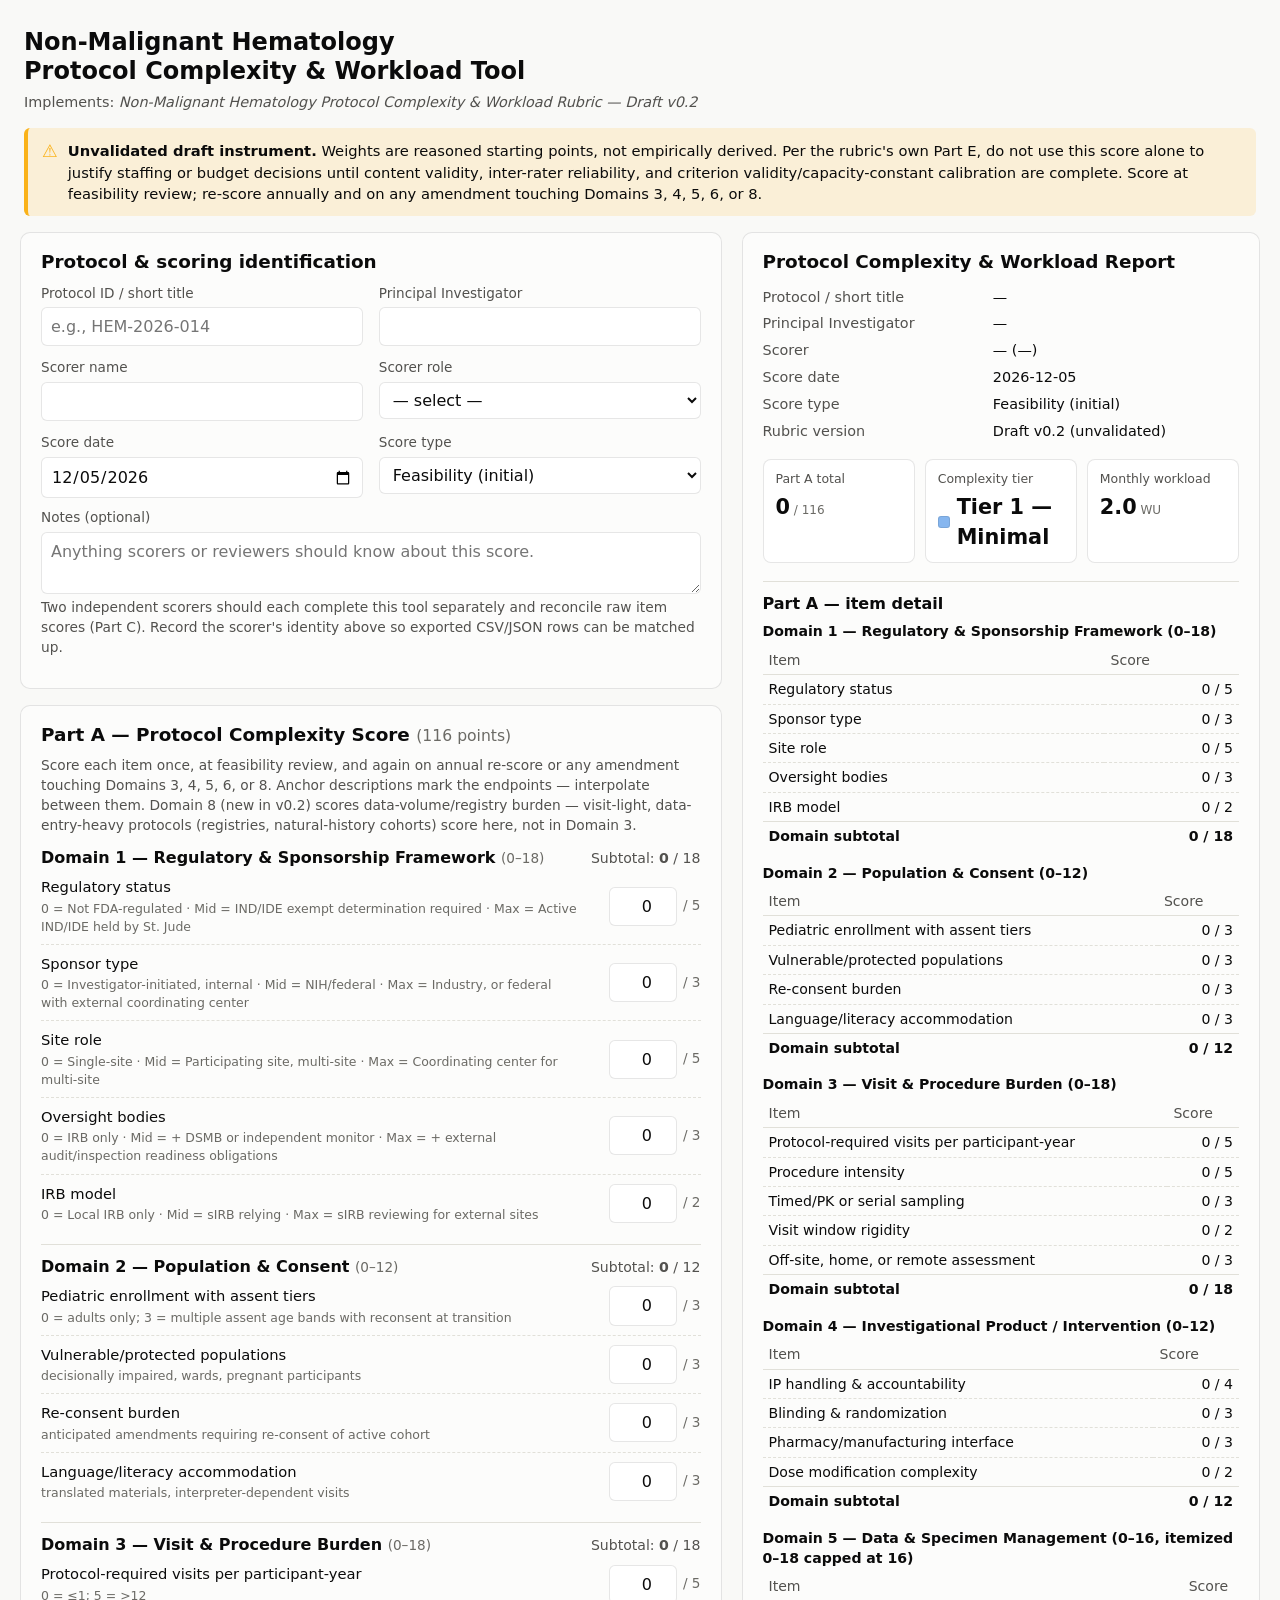
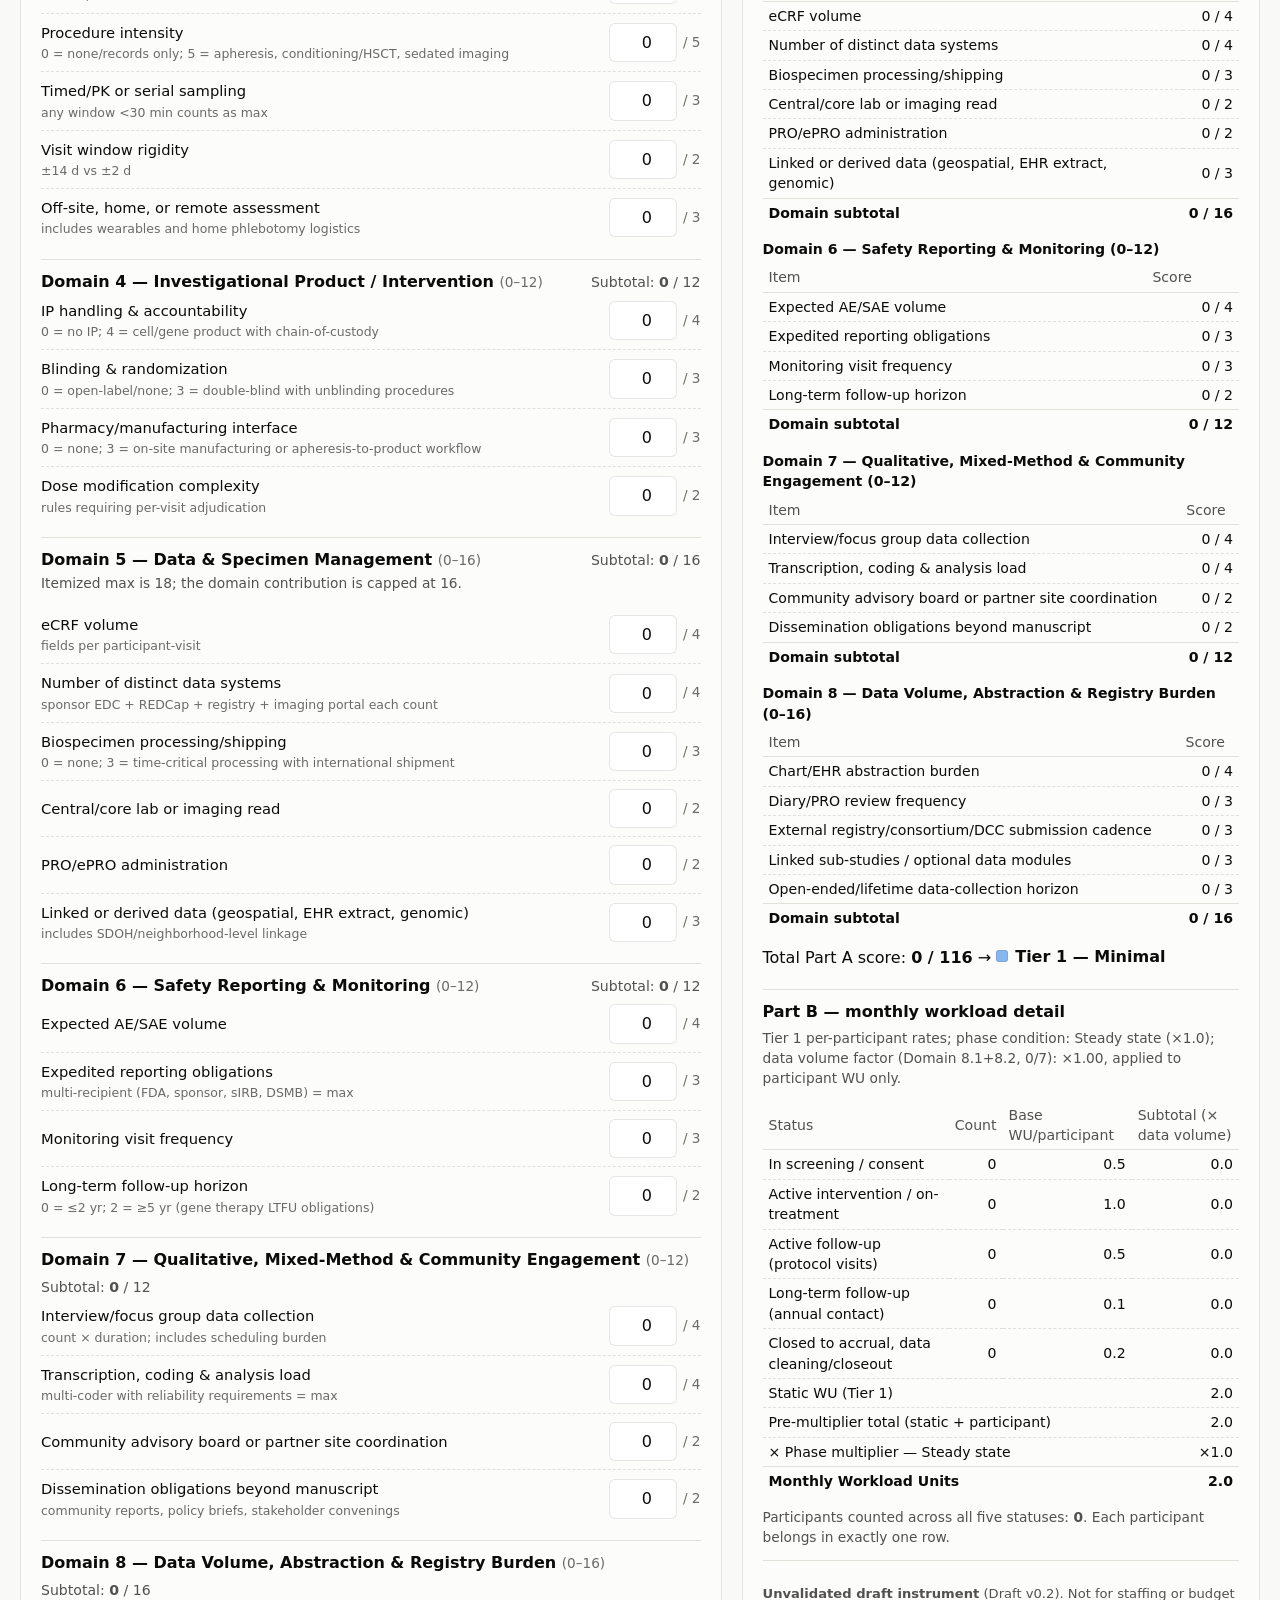
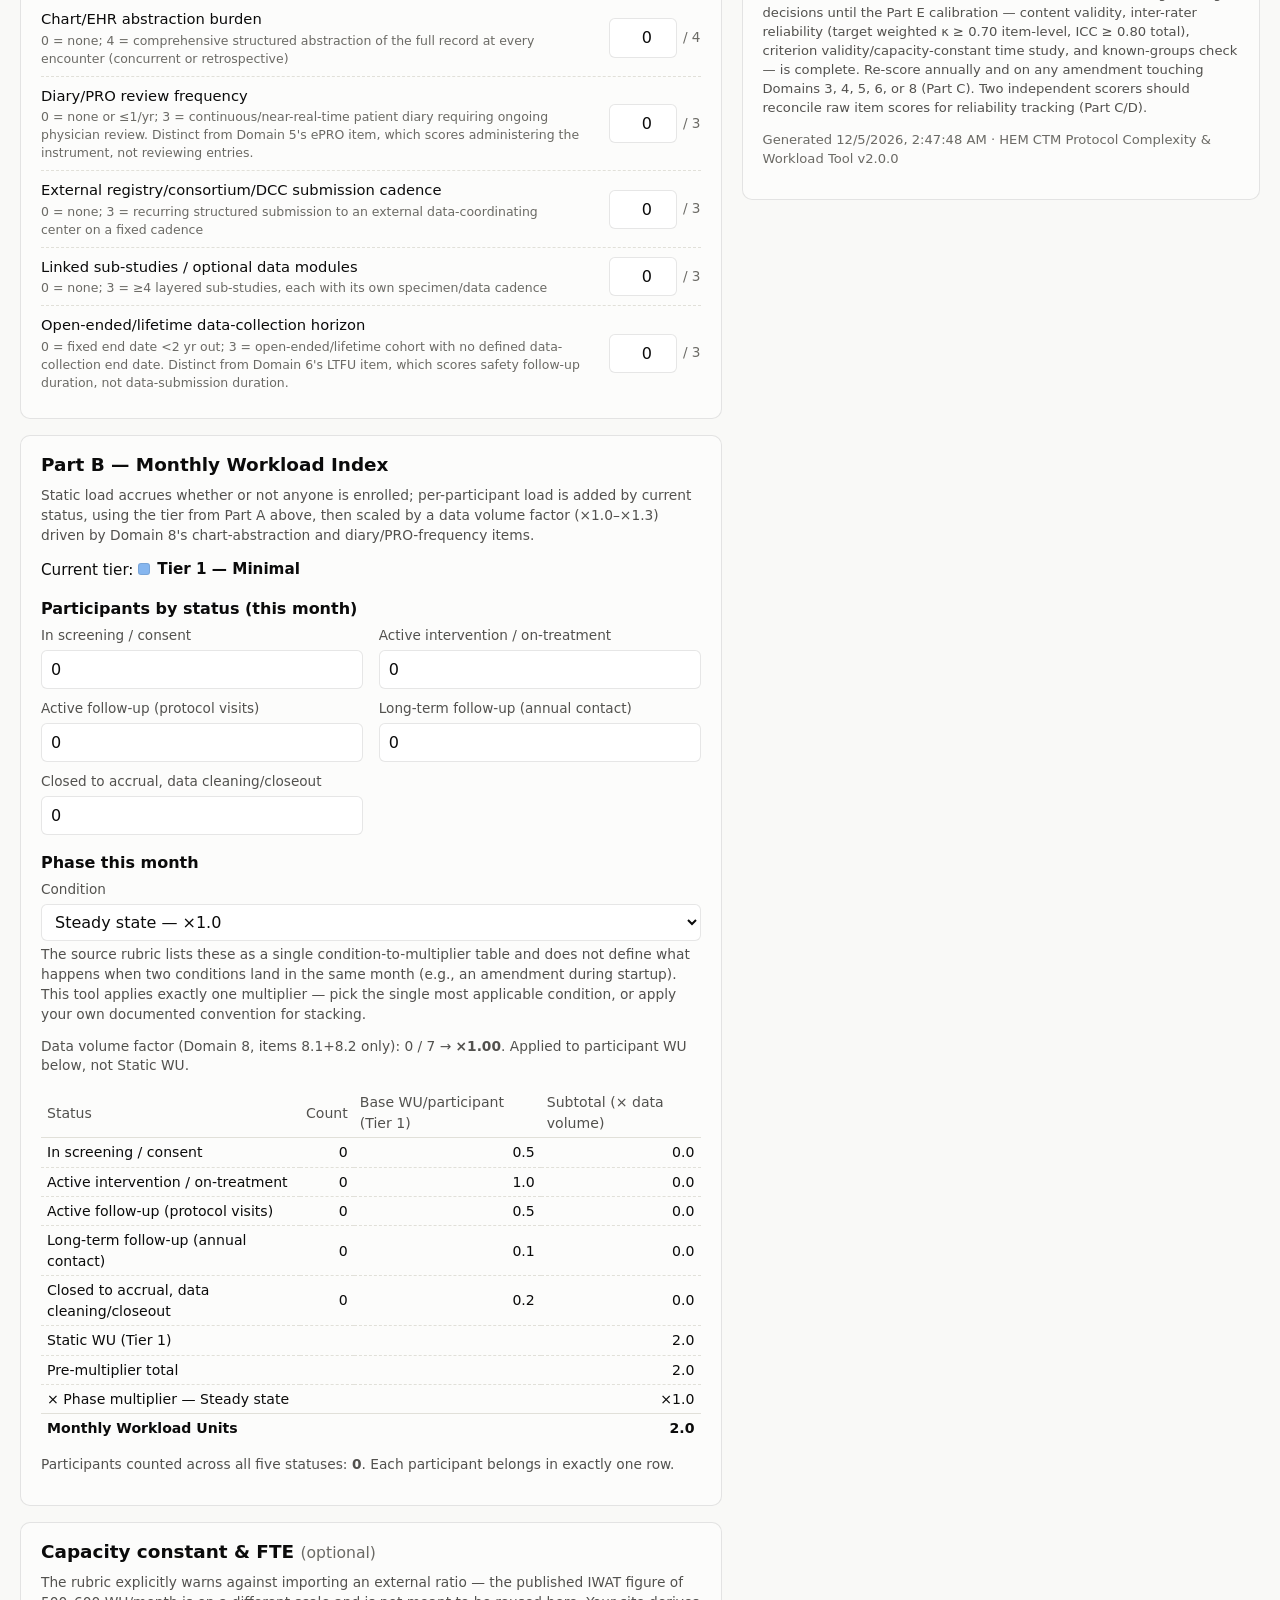
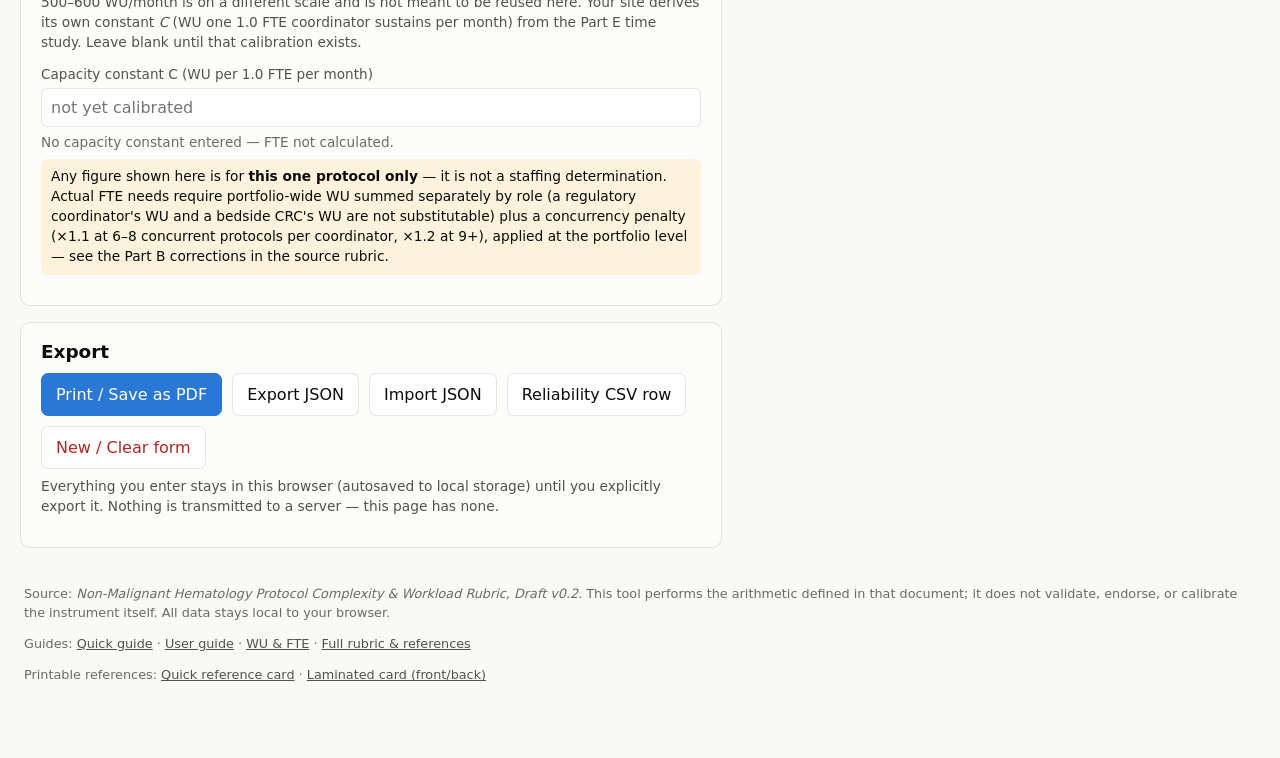
<file: index.html>
<!DOCTYPE html>
<html lang="en">
<head>
<meta charset="UTF-8">
<meta name="viewport" content="width=device-width, initial-scale=1.0">
<title>HEM Protocol Complexity &amp; Workload Tool</title>
<meta name="description" content="Interactive scorer for the Non-Malignant Hematology Protocol Complexity &amp; Workload Rubric (Draft v0.2).">
<link rel="stylesheet" href="styles.css">
</head>
<body>
<div class="page">

  <header class="app-header">
    <h1>Non-Malignant Hematology<br>Protocol Complexity &amp; Workload Tool</h1>
    <p class="rubric-version">Implements: <em>Non-Malignant Hematology Protocol Complexity &amp; Workload Rubric — Draft v0.2</em></p>
  </header>

  <div class="disclaimer" role="note">
    <span class="disclaimer-icon" aria-hidden="true">⚠</span>
    <div>
      <strong>Unvalidated draft instrument.</strong>
      Weights are reasoned starting points, not empirically derived. Per the rubric's own Part E,
      do not use this score alone to justify staffing or budget decisions until content validity,
      inter-rater reliability, and criterion validity/capacity-constant calibration are complete.
      Score at feasibility review; re-score annually and on any amendment touching Domains 3, 4, 5, 6, or 8.
    </div>
  </div>

  <div id="restoreBanner" class="banner banner-info no-print" hidden>
    <span id="restoreMessage">Restored an unsaved entry from this browser.</span>
    <button type="button" id="restoreKeep" class="link-btn">Keep it</button>
    ·
    <button type="button" id="restoreClear" class="link-btn">Discard &amp; start new</button>
  </div>

  <div class="layout">
    <main class="form-col no-print">

      <section class="card" id="metaSection">
        <h2>Protocol &amp; scoring identification</h2>
        <div class="field-grid">
          <div class="field">
            <label for="metaProtocolId">Protocol ID / short title</label>
            <input type="text" id="metaProtocolId" autocomplete="off" placeholder="e.g., HEM-2026-014">
          </div>
          <div class="field">
            <label for="metaPiName">Principal Investigator</label>
            <input type="text" id="metaPiName" autocomplete="off">
          </div>
          <div class="field">
            <label for="metaScorerName">Scorer name</label>
            <input type="text" id="metaScorerName" autocomplete="off">
          </div>
          <div class="field">
            <label for="metaScorerRole">Scorer role</label>
            <select id="metaScorerRole">
              <option value="">— select —</option>
              <option value="CRC">Clinical Research Coordinator</option>
              <option value="Regulatory Coordinator">Regulatory Coordinator</option>
              <option value="Data Manager">Data Manager</option>
              <option value="Nurse">Nurse</option>
              <option value="PI">PI</option>
              <option value="Finance">Finance</option>
              <option value="Other">Other</option>
            </select>
          </div>
          <div class="field">
            <label for="metaScoreDate">Score date</label>
            <input type="date" id="metaScoreDate">
          </div>
          <div class="field">
            <label for="metaScoreType">Score type</label>
            <select id="metaScoreType">
              <option value="Feasibility">Feasibility (initial)</option>
              <option value="Annual">Annual re-score</option>
              <option value="Amendment">Amendment re-score</option>
            </select>
          </div>
        </div>
        <div class="field field-full">
          <label for="metaNotes">Notes (optional)</label>
          <textarea id="metaNotes" rows="2" placeholder="Anything scorers or reviewers should know about this score."></textarea>
        </div>
        <p class="section-help">Two independent scorers should each complete this tool separately and reconcile raw item scores (Part C). Record the scorer's identity above so exported CSV/JSON rows can be matched up.</p>
      </section>

      <section class="card">
        <h2>Part A — Protocol Complexity Score <span class="muted" id="partAMaxLabel">(116 points)</span></h2>
        <p class="section-help">Score each item once, at feasibility review, and again on annual re-score or any amendment touching Domains 3, 4, 5, 6, or 8. Anchor descriptions mark the endpoints — interpolate between them. Domain 8 (new in v0.2) scores data-volume/registry burden — visit-light, data-entry-heavy protocols (registries, natural-history cohorts) score here, not in Domain 3.</p>
        <div id="domainsRoot"><!-- generated by app.js --></div>
      </section>

      <section class="card" id="partBSection">
        <h2>Part B — Monthly Workload Index</h2>
        <p class="section-help">Static load accrues whether or not anyone is enrolled; per-participant load is added by current status, using the tier from Part A above, then scaled by a data volume factor (<span id="dataVolumeRangeLabel">×1.0–×1.3</span>) driven by Domain 8's chart-abstraction and diary/PRO-frequency items.</p>

        <div class="tier-readout">Current tier: <span id="pbTierBadge">—</span></div>

        <h3>Participants by status (this month)</h3>
        <div class="status-grid" id="participantsRoot"><!-- generated by app.js from STATUS_ROWS --></div>

        <h3>Phase this month</h3>
        <div class="field">
          <label for="phaseSelect">Condition</label>
          <select id="phaseSelect"><!-- generated by app.js from PHASE_MULTIPLIERS --></select>
        </div>
        <p class="section-help">The source rubric lists these as a single condition-to-multiplier table and does not define what happens when two conditions land in the same month (e.g., an amendment during startup). This tool applies exactly one multiplier — pick the single most applicable condition, or apply your own documented convention for stacking.</p>

        <div id="partBBreakdown"><!-- generated by app.js --></div>
      </section>

      <section class="card" id="fteSection">
        <h2>Capacity constant &amp; FTE <span class="muted">(optional)</span></h2>
        <p class="section-help">
          The rubric explicitly warns against importing an external ratio — the published IWAT figure of
          500–600 WU/month is on a different scale and is not meant to be reused here. Your site derives its
          own constant <em>C</em> (WU one 1.0 FTE coordinator sustains per month) from the Part E time study.
          Leave blank until that calibration exists.
        </p>
        <div class="field">
          <label for="capacityConstant">Capacity constant C (WU per 1.0 FTE per month)</label>
          <input type="number" id="capacityConstant" min="0" step="any" placeholder="not yet calibrated">
        </div>
        <div id="fteReadout" class="fte-readout"></div>
        <p class="section-help warn">
          Any figure shown here is for <strong>this one protocol only</strong> — it is not a staffing
          determination. Actual FTE needs require portfolio-wide WU summed separately by role (a regulatory
          coordinator's WU and a bedside CRC's WU are not substitutable) plus a concurrency penalty
          (×1.1 at 6–8 concurrent protocols per coordinator, ×1.2 at 9+), applied at the portfolio level —
          see the Part B corrections in the source rubric.
        </p>
      </section>

      <section class="card" id="actionsSection">
        <h2>Export</h2>
        <div class="actions-row">
          <button type="button" id="btnPrint" class="btn btn-primary">Print / Save as PDF</button>
          <button type="button" id="btnExportJson" class="btn">Export JSON</button>
          <button type="button" id="btnImportJson" class="btn">Import JSON</button>
          <input type="file" id="fileImportJson" accept="application/json" hidden>
          <button type="button" id="btnExportCsv" class="btn">Reliability CSV row</button>
          <button type="button" id="btnClear" class="btn btn-danger">New / Clear form</button>
        </div>
        <p id="importFeedback" class="error-text" hidden></p>
        <p class="section-help">Everything you enter stays in this browser (autosaved to local storage) until you explicitly export it. Nothing is transmitted to a server — this page has none.</p>
      </section>

    </main>

    <aside class="results-col">
      <div id="report" class="report card"><!-- generated by app.js: this is both the live results panel and the printed report --></div>
    </aside>
  </div>

  <footer class="app-footer no-print">
    <p>
      Source: <em>Non-Malignant Hematology Protocol Complexity &amp; Workload Rubric, Draft v0.2</em>.
      This tool performs the arithmetic defined in that document; it does not validate, endorse, or calibrate
      the instrument itself. All data stays local to your browser.
    </p>
    <p>
      Guides:
      <a href="https://github.com/jhodges38104/hem-protocol-scoring-tool/blob/main/docs/quick-guide.md">Quick guide</a> ·
      <a href="https://github.com/jhodges38104/hem-protocol-scoring-tool/blob/main/docs/user-guide.md">User guide</a> ·
      <a href="https://github.com/jhodges38104/hem-protocol-scoring-tool/blob/main/docs/wu-fte-guide.md">WU &amp; FTE</a> ·
      <a href="https://github.com/jhodges38104/hem-protocol-scoring-tool/blob/main/docs/rubric.md">Full rubric &amp; references</a>
    </p>
    <p>
      Printable references:
      <a href="docs/quick-reference-card.html">Quick reference card</a> ·
      <a href="docs/laminated-card.html">Laminated card (front/back)</a>
    </p>
  </footer>

</div>
<script src="app.js"></script>
</body>
</html>
</file>
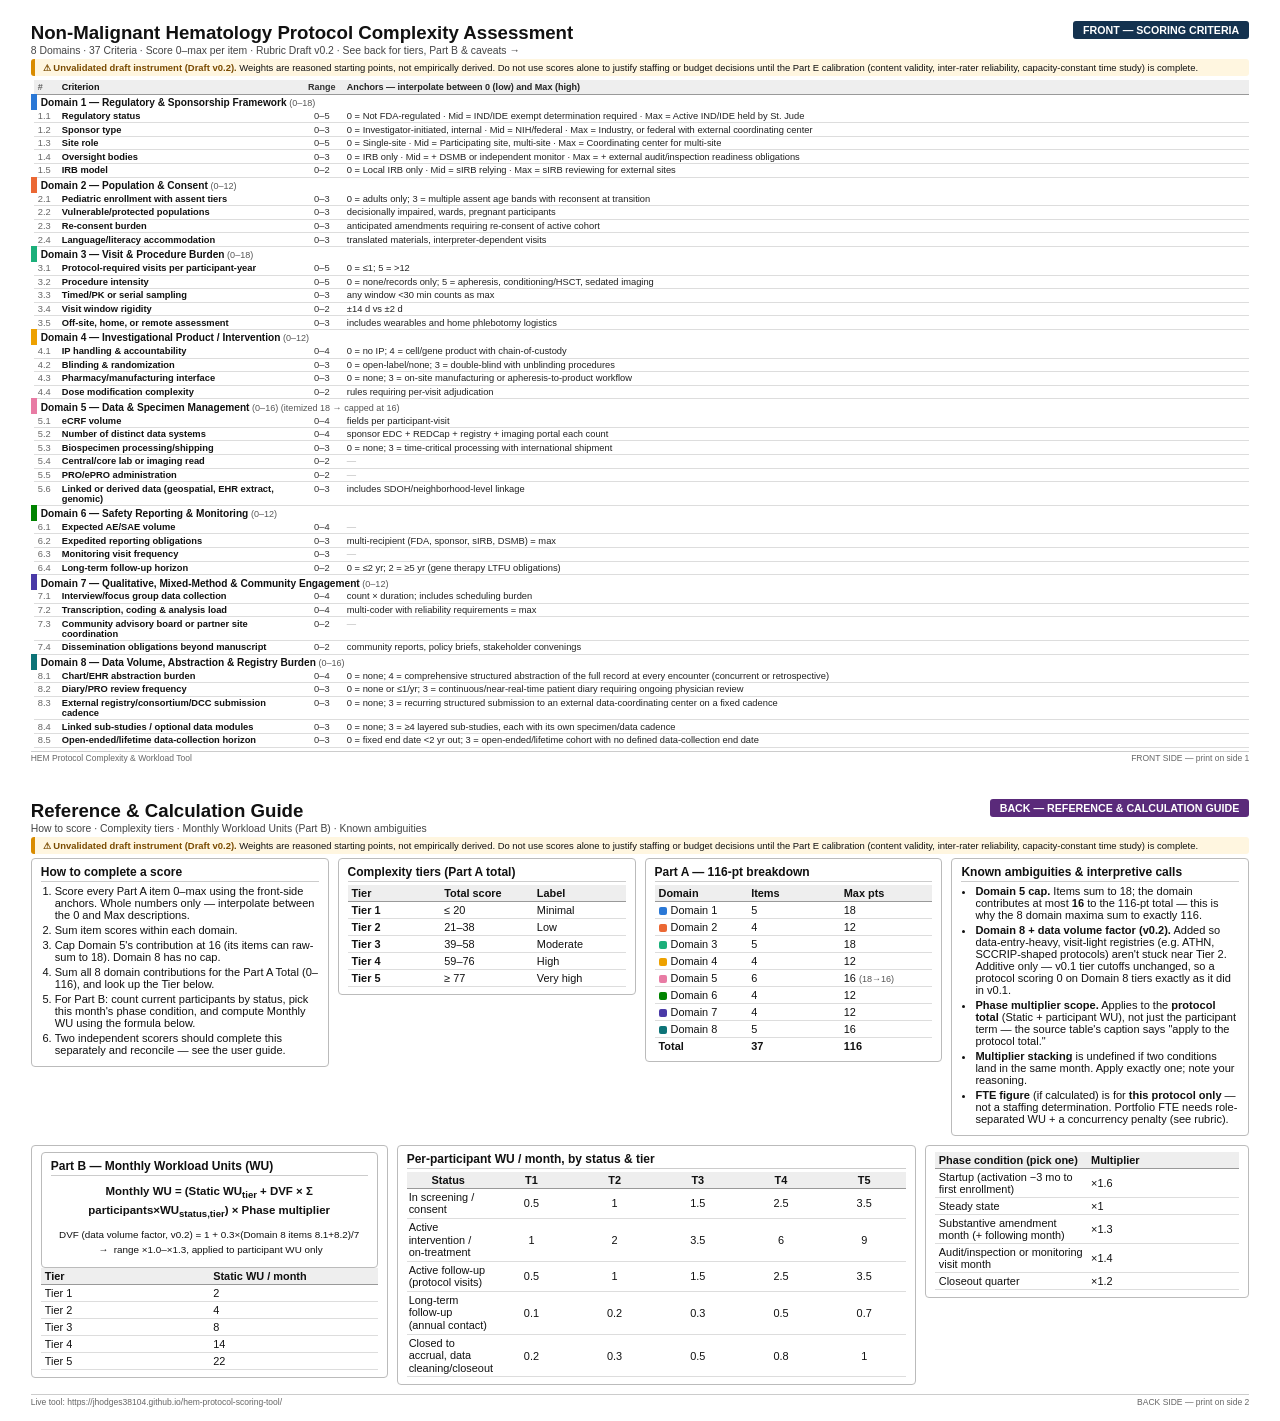
<file: docs/laminated-card.html>
<!DOCTYPE html>
<html lang="en">
<head>
<meta charset="UTF-8">
<title>HEM Protocol Complexity Assessment — Laminated Card</title>
<style>

* { box-sizing: border-box; }
body { margin: 0; font-family: Arial, Helvetica, sans-serif; color: #111; -webkit-print-color-adjust: exact; print-color-adjust: exact; }
.page { padding: 0.22in 0.32in 0.15in; }
h1 { font-size: 14.5pt; margin: 0 0 1px; }
.subtitle { font-size: 7.8pt; color: #444; margin: 0 0 3px; }
.disclaimer { background: #fff6e0; border-left: 4px solid #d98c00; border-radius: 3px; padding: 3px 8px; font-size: 7.1pt; margin-bottom: 4px; line-height: 1.2; }
.disclaimer strong { color: #7a4b00; }

table { border-collapse: collapse; width: 100%; table-layout: fixed; }
.domtable { font-size: 7pt; margin-bottom: 3px; }
.domtable th { text-align: left; background: #eee; border-bottom: 1px solid #999; padding: 1.6px 4px; font-size: 6.8pt; }
.domtable td { padding: 1.3px 4px; border-bottom: 0.5px solid #ddd; vertical-align: top; }
.domtable .itemno { width: 24px; color: #666; white-space: nowrap; }
.domtable .itemlabel { width: 20%; font-weight: 600; }
.domtable .range { width: 42px; color: #333; white-space: nowrap; text-align: center; font-variant-numeric: tabular-nums; }
.domtable .anchors { color: #222; }
.domtable .nonote { color: #bbb; }
tr.domainhead td { padding: 2.4px 4px 1.6px; border-bottom: none; border-top: 1.5px solid #ccc; }
tr.domainhead { border-left: 6px solid; }
tr.domainhead strong { font-size: 7.6pt; }
.domainbar { display: none; }
.domainrange, .capnote { font-weight: 400; color: #555; font-size: 6.8pt; }

.boxrow { display: grid; grid-template-columns: repeat(3, 1fr); gap: 9px; align-items: start; margin-bottom: 9px; }
.boxrow.row1 { grid-template-columns: repeat(4, 1fr); }
.boxrow.row2 { grid-template-columns: 1.1fr 1.6fr 1fr; }
.box { border: 1px solid #bbb; border-radius: 4px; padding: 6px 9px 7px; font-size: 8.3pt; min-width: 0; }
.boxtitle { font-weight: 700; font-size: 9pt; margin-bottom: 3px; border-bottom: 1px solid #ccc; padding-bottom: 2px; }
.box ul, .box ol { margin: 3px 0 0; padding-left: 14px; }
.box li { margin-bottom: 3px; }

.tiertable, .summarytable, .wutable { font-size: 8.2pt; }
.tiertable th, .summarytable th, .wutable th { background: #eee; text-align: left; padding: 2px 4px; border-bottom: 1px solid #999; }
.tiertable td, .summarytable td, .wutable td { padding: 2px 4px; border-bottom: 0.5px solid #ddd; font-variant-numeric: tabular-nums; }
.tiertable .tiernum { font-weight: 700; }
.summarytable .totalrow td { font-weight: 700; border-top: 1px solid #999; border-bottom: none; }
.swatch { display: inline-block; width: 8px; height: 8px; border-radius: 2px; margin-right: 4px; vertical-align: middle; }
.participanttable { table-layout: fixed; }
.participanttable th, .participanttable td { text-align: center; padding: 2px 2px; }
.participanttable .statuslabel { text-align: left; width: 42%; line-height: 1.15; }

.formula { font-size: 8.6pt; text-align: center; padding: 4px 2px 2px; font-weight: 600; line-height: 1.5; }

.pagefooter { display: flex; justify-content: space-between; font-size: 6.4pt; color: #666; margin-top: 2px; border-top: 1px solid #ccc; padding-top: 1.5px; }

@page { size: letter landscape; margin: 0.28in; }
.pagebreak { page-break-after: always; break-after: page; }
h1 { font-size: 14pt; margin-top: 1px; }
.cardbadge { float: right; background: #14324f; color: #fff; font-size: 8pt; font-weight: 700; padding: 3px 10px; border-radius: 3px; }
</style>
</head>
<body>
<div class="page pagebreak">
  <span class="cardbadge">FRONT — SCORING CRITERIA</span>
  <h1>Non-Malignant Hematology Protocol Complexity Assessment</h1>
  <p class="subtitle">8 Domains · 37 Criteria · Score 0–max per item · Rubric Draft v0.2 · See back for tiers, Part B &amp; caveats →</p>
  <div class="disclaimer"><strong>⚠ Unvalidated draft instrument (Draft v0.2).</strong> Weights are reasoned starting points, not empirically derived. Do not use scores alone to justify staffing or budget decisions until the Part E calibration (content validity, inter-rater reliability, capacity-constant time study) is complete.</div>
  <table class="domtable"><thead><tr><th class="itemno">#</th><th class="itemlabel">Criterion</th><th class="range">Range</th><th class="anchors">Anchors — interpolate between 0 (low) and Max (high)</th></tr></thead><tbody>
<tr class="domainhead" style="border-left-color:#2a78d6"><td colspan="4"><span class="domainbar" style="background:#2a78d6"></span><strong>Domain 1 — Regulatory &amp; Sponsorship Framework</strong> <span class="domainrange">(0–18)</span></td></tr><tr><td class="itemno">1.1</td><td class="itemlabel">Regulatory status</td><td class="range">0–5</td><td class="anchors">0 = Not FDA-regulated · Mid = IND/IDE exempt determination required · Max = Active IND/IDE held by St. Jude</td></tr>
<tr><td class="itemno">1.2</td><td class="itemlabel">Sponsor type</td><td class="range">0–3</td><td class="anchors">0 = Investigator-initiated, internal · Mid = NIH/federal · Max = Industry, or federal with external coordinating center</td></tr>
<tr><td class="itemno">1.3</td><td class="itemlabel">Site role</td><td class="range">0–5</td><td class="anchors">0 = Single-site · Mid = Participating site, multi-site · Max = Coordinating center for multi-site</td></tr>
<tr><td class="itemno">1.4</td><td class="itemlabel">Oversight bodies</td><td class="range">0–3</td><td class="anchors">0 = IRB only · Mid = + DSMB or independent monitor · Max = + external audit/inspection readiness obligations</td></tr>
<tr><td class="itemno">1.5</td><td class="itemlabel">IRB model</td><td class="range">0–2</td><td class="anchors">0 = Local IRB only · Mid = sIRB relying · Max = sIRB reviewing for external sites</td></tr>
<tr class="domainhead" style="border-left-color:#eb6834"><td colspan="4"><span class="domainbar" style="background:#eb6834"></span><strong>Domain 2 — Population &amp; Consent</strong> <span class="domainrange">(0–12)</span></td></tr><tr><td class="itemno">2.1</td><td class="itemlabel">Pediatric enrollment with assent tiers</td><td class="range">0–3</td><td class="anchors">0 = adults only; 3 = multiple assent age bands with reconsent at transition</td></tr>
<tr><td class="itemno">2.2</td><td class="itemlabel">Vulnerable/protected populations</td><td class="range">0–3</td><td class="anchors">decisionally impaired, wards, pregnant participants</td></tr>
<tr><td class="itemno">2.3</td><td class="itemlabel">Re-consent burden</td><td class="range">0–3</td><td class="anchors">anticipated amendments requiring re-consent of active cohort</td></tr>
<tr><td class="itemno">2.4</td><td class="itemlabel">Language/literacy accommodation</td><td class="range">0–3</td><td class="anchors">translated materials, interpreter-dependent visits</td></tr>
<tr class="domainhead" style="border-left-color:#1baf7a"><td colspan="4"><span class="domainbar" style="background:#1baf7a"></span><strong>Domain 3 — Visit &amp; Procedure Burden</strong> <span class="domainrange">(0–18)</span></td></tr><tr><td class="itemno">3.1</td><td class="itemlabel">Protocol-required visits per participant-year</td><td class="range">0–5</td><td class="anchors">0 = ≤1; 5 = &gt;12</td></tr>
<tr><td class="itemno">3.2</td><td class="itemlabel">Procedure intensity</td><td class="range">0–5</td><td class="anchors">0 = none/records only; 5 = apheresis, conditioning/HSCT, sedated imaging</td></tr>
<tr><td class="itemno">3.3</td><td class="itemlabel">Timed/PK or serial sampling</td><td class="range">0–3</td><td class="anchors">any window &lt;30 min counts as max</td></tr>
<tr><td class="itemno">3.4</td><td class="itemlabel">Visit window rigidity</td><td class="range">0–2</td><td class="anchors">±14 d vs ±2 d</td></tr>
<tr><td class="itemno">3.5</td><td class="itemlabel">Off-site, home, or remote assessment</td><td class="range">0–3</td><td class="anchors">includes wearables and home phlebotomy logistics</td></tr>
<tr class="domainhead" style="border-left-color:#eda100"><td colspan="4"><span class="domainbar" style="background:#eda100"></span><strong>Domain 4 — Investigational Product / Intervention</strong> <span class="domainrange">(0–12)</span></td></tr><tr><td class="itemno">4.1</td><td class="itemlabel">IP handling &amp; accountability</td><td class="range">0–4</td><td class="anchors">0 = no IP; 4 = cell/gene product with chain-of-custody</td></tr>
<tr><td class="itemno">4.2</td><td class="itemlabel">Blinding &amp; randomization</td><td class="range">0–3</td><td class="anchors">0 = open-label/none; 3 = double-blind with unblinding procedures</td></tr>
<tr><td class="itemno">4.3</td><td class="itemlabel">Pharmacy/manufacturing interface</td><td class="range">0–3</td><td class="anchors">0 = none; 3 = on-site manufacturing or apheresis-to-product workflow</td></tr>
<tr><td class="itemno">4.4</td><td class="itemlabel">Dose modification complexity</td><td class="range">0–2</td><td class="anchors">rules requiring per-visit adjudication</td></tr>
<tr class="domainhead" style="border-left-color:#e87ba4"><td colspan="4"><span class="domainbar" style="background:#e87ba4"></span><strong>Domain 5 — Data &amp; Specimen Management</strong> <span class="domainrange">(0–16)</span> <span class="capnote">(itemized 18 → capped at 16)</span></td></tr><tr><td class="itemno">5.1</td><td class="itemlabel">eCRF volume</td><td class="range">0–4</td><td class="anchors">fields per participant-visit</td></tr>
<tr><td class="itemno">5.2</td><td class="itemlabel">Number of distinct data systems</td><td class="range">0–4</td><td class="anchors">sponsor EDC + REDCap + registry + imaging portal each count</td></tr>
<tr><td class="itemno">5.3</td><td class="itemlabel">Biospecimen processing/shipping</td><td class="range">0–3</td><td class="anchors">0 = none; 3 = time-critical processing with international shipment</td></tr>
<tr><td class="itemno">5.4</td><td class="itemlabel">Central/core lab or imaging read</td><td class="range">0–2</td><td class="anchors"><span class="nonote">—</span></td></tr>
<tr><td class="itemno">5.5</td><td class="itemlabel">PRO/ePRO administration</td><td class="range">0–2</td><td class="anchors"><span class="nonote">—</span></td></tr>
<tr><td class="itemno">5.6</td><td class="itemlabel">Linked or derived data (geospatial, EHR extract, genomic)</td><td class="range">0–3</td><td class="anchors">includes SDOH/neighborhood-level linkage</td></tr>
<tr class="domainhead" style="border-left-color:#008300"><td colspan="4"><span class="domainbar" style="background:#008300"></span><strong>Domain 6 — Safety Reporting &amp; Monitoring</strong> <span class="domainrange">(0–12)</span></td></tr><tr><td class="itemno">6.1</td><td class="itemlabel">Expected AE/SAE volume</td><td class="range">0–4</td><td class="anchors"><span class="nonote">—</span></td></tr>
<tr><td class="itemno">6.2</td><td class="itemlabel">Expedited reporting obligations</td><td class="range">0–3</td><td class="anchors">multi-recipient (FDA, sponsor, sIRB, DSMB) = max</td></tr>
<tr><td class="itemno">6.3</td><td class="itemlabel">Monitoring visit frequency</td><td class="range">0–3</td><td class="anchors"><span class="nonote">—</span></td></tr>
<tr><td class="itemno">6.4</td><td class="itemlabel">Long-term follow-up horizon</td><td class="range">0–2</td><td class="anchors">0 = ≤2 yr; 2 = ≥5 yr (gene therapy LTFU obligations)</td></tr>
<tr class="domainhead" style="border-left-color:#4a3aa7"><td colspan="4"><span class="domainbar" style="background:#4a3aa7"></span><strong>Domain 7 — Qualitative, Mixed-Method &amp; Community Engagement</strong> <span class="domainrange">(0–12)</span></td></tr><tr><td class="itemno">7.1</td><td class="itemlabel">Interview/focus group data collection</td><td class="range">0–4</td><td class="anchors">count × duration; includes scheduling burden</td></tr>
<tr><td class="itemno">7.2</td><td class="itemlabel">Transcription, coding &amp; analysis load</td><td class="range">0–4</td><td class="anchors">multi-coder with reliability requirements = max</td></tr>
<tr><td class="itemno">7.3</td><td class="itemlabel">Community advisory board or partner site coordination</td><td class="range">0–2</td><td class="anchors"><span class="nonote">—</span></td></tr>
<tr><td class="itemno">7.4</td><td class="itemlabel">Dissemination obligations beyond manuscript</td><td class="range">0–2</td><td class="anchors">community reports, policy briefs, stakeholder convenings</td></tr>
<tr class="domainhead" style="border-left-color:#0d7377"><td colspan="4"><span class="domainbar" style="background:#0d7377"></span><strong>Domain 8 — Data Volume, Abstraction &amp; Registry Burden</strong> <span class="domainrange">(0–16)</span></td></tr><tr><td class="itemno">8.1</td><td class="itemlabel">Chart/EHR abstraction burden</td><td class="range">0–4</td><td class="anchors">0 = none; 4 = comprehensive structured abstraction of the full record at every encounter (concurrent or retrospective)</td></tr>
<tr><td class="itemno">8.2</td><td class="itemlabel">Diary/PRO review frequency</td><td class="range">0–3</td><td class="anchors">0 = none or ≤1/yr; 3 = continuous/near-real-time patient diary requiring ongoing physician review</td></tr>
<tr><td class="itemno">8.3</td><td class="itemlabel">External registry/consortium/DCC submission cadence</td><td class="range">0–3</td><td class="anchors">0 = none; 3 = recurring structured submission to an external data-coordinating center on a fixed cadence</td></tr>
<tr><td class="itemno">8.4</td><td class="itemlabel">Linked sub-studies / optional data modules</td><td class="range">0–3</td><td class="anchors">0 = none; 3 = ≥4 layered sub-studies, each with its own specimen/data cadence</td></tr>
<tr><td class="itemno">8.5</td><td class="itemlabel">Open-ended/lifetime data-collection horizon</td><td class="range">0–3</td><td class="anchors">0 = fixed end date &lt;2 yr out; 3 = open-ended/lifetime cohort with no defined data-collection end date</td></tr>
</tbody></table>
  <div class="pagefooter">
    <span>HEM Protocol Complexity &amp; Workload Tool</span>
    <span>FRONT SIDE — print on side 1</span>
  </div>
</div>

<div class="page">
  <span class="cardbadge" style="background:#5a2a7a;">BACK — REFERENCE &amp; CALCULATION GUIDE</span>
  <h1>Reference &amp; Calculation Guide</h1>
  <p class="subtitle">How to score · Complexity tiers · Monthly Workload Units (Part B) · Known ambiguities</p>
  <div class="disclaimer"><strong>⚠ Unvalidated draft instrument (Draft v0.2).</strong> Weights are reasoned starting points, not empirically derived. Do not use scores alone to justify staffing or budget decisions until the Part E calibration (content validity, inter-rater reliability, capacity-constant time study) is complete.</div>
  <div class="boxrow row1">
    
<div class="box howtobox">
  <div class="boxtitle">How to complete a score</div>
  <ol>
    <li>Score every Part A item 0–max using the front-side anchors. Whole numbers only — interpolate between the 0 and Max descriptions.</li>
    <li>Sum item scores within each domain.</li>
    <li>Cap Domain 5's contribution at 16 (its items can raw-sum to 18). Domain 8 has no cap.</li>
    <li>Sum all 8 domain contributions for the Part A Total (0–116), and look up the Tier below.</li>
    <li>For Part B: count current participants by status, pick this month's phase condition, and compute Monthly WU using the formula below.</li>
    <li>Two independent scorers should complete this separately and reconcile — see the user guide.</li>
  </ol>
</div>

    <div class="box">
      <div class="boxtitle">Complexity tiers (Part A total)</div>
      <table class="tiertable"><thead><tr><th>Tier</th><th>Total score</th><th>Label</th></tr></thead><tbody><tr><td class="tiernum">Tier 1</td><td>≤ 20</td><td>Minimal</td></tr><tr><td class="tiernum">Tier 2</td><td>21–38</td><td>Low</td></tr><tr><td class="tiernum">Tier 3</td><td>39–58</td><td>Moderate</td></tr><tr><td class="tiernum">Tier 4</td><td>59–76</td><td>High</td></tr><tr><td class="tiernum">Tier 5</td><td>≥ 77</td><td>Very high</td></tr></tbody></table>
    </div>
    <div class="box">
      <div class="boxtitle">Part A — 116-pt breakdown</div>
      <table class="summarytable"><thead><tr><th>Domain</th><th>Items</th><th>Max pts</th></tr></thead><tbody><tr><td><span class="swatch" style="background:#2a78d6"></span>Domain 1</td><td>5</td><td>18</td></tr><tr><td><span class="swatch" style="background:#eb6834"></span>Domain 2</td><td>4</td><td>12</td></tr><tr><td><span class="swatch" style="background:#1baf7a"></span>Domain 3</td><td>5</td><td>18</td></tr><tr><td><span class="swatch" style="background:#eda100"></span>Domain 4</td><td>4</td><td>12</td></tr><tr><td><span class="swatch" style="background:#e87ba4"></span>Domain 5</td><td>6</td><td>16 <span class="capnote">(18→16)</span></td></tr><tr><td><span class="swatch" style="background:#008300"></span>Domain 6</td><td>4</td><td>12</td></tr><tr><td><span class="swatch" style="background:#4a3aa7"></span>Domain 7</td><td>4</td><td>12</td></tr><tr><td><span class="swatch" style="background:#0d7377"></span>Domain 8</td><td>5</td><td>16</td></tr><tr class="totalrow"><td>Total</td><td>37</td><td>116</td></tr></tbody></table>
    </div>
    
<div class="box caveatsbox">
  <div class="boxtitle">Known ambiguities &amp; interpretive calls</div>
  <ul>
    <li><strong>Domain 5 cap.</strong> Items sum to 18; the domain contributes at most <strong>16</strong> to the 116-pt total — this is why the 8 domain maxima sum to exactly 116.</li>
    <li><strong>Domain 8 + data volume factor (v0.2).</strong> Added so data-entry-heavy, visit-light registries (e.g. ATHN, SCCRIP-shaped protocols) aren't stuck near Tier 2. Additive only — v0.1 tier cutoffs unchanged, so a protocol scoring 0 on Domain 8 tiers exactly as it did in v0.1.</li>
    <li><strong>Phase multiplier scope.</strong> Applies to the <strong>protocol total</strong> (Static + participant WU), not just the participant term — the source table's caption says "apply to the protocol total."</li>
    <li><strong>Multiplier stacking</strong> is undefined if two conditions land in the same month. Apply exactly one; note your reasoning.</li>
    <li><strong>FTE figure</strong> (if calculated) is for <strong>this protocol only</strong> — not a staffing determination. Portfolio FTE needs role-separated WU + a concurrency penalty (see rubric).</li>
  </ul>
</div>

  </div>
  <div class="boxrow row2" style="margin-top:6px;">
    <div class="box">
      
<div class="box formulabox">
  <div class="boxtitle">Part B — Monthly Workload Units (WU)</div>
  <div class="formula">Monthly WU&nbsp;=&nbsp;(Static WU<sub>tier</sub>&nbsp;+&nbsp;DVF&nbsp;&times;&nbsp;&Sigma; participants&times;WU<sub>status,tier</sub>)&nbsp;&times;&nbsp;Phase multiplier</div>
  <div class="formula" style="font-size:7.4pt;font-weight:400;">DVF (data volume factor, v0.2) = 1 + 0.3&times;(Domain 8 items 8.1+8.2)/7 &nbsp;→&nbsp; range &times;1.0–&times;1.3, applied to participant WU only</div>
</div>

      <table class="wutable"><thead><tr><th>Tier</th><th>Static WU / month</th></tr></thead><tbody><tr><td>Tier 1</td><td>2</td></tr><tr><td>Tier 2</td><td>4</td></tr><tr><td>Tier 3</td><td>8</td></tr><tr><td>Tier 4</td><td>14</td></tr><tr><td>Tier 5</td><td>22</td></tr></tbody></table>
    </div>
    <div class="box">
      <div class="boxtitle">Per-participant WU / month, by status &amp; tier</div>
      <table class="wutable participanttable"><thead><tr><th>Status</th><th>T1</th><th>T2</th><th>T3</th><th>T4</th><th>T5</th></tr></thead><tbody><tr><td class="statuslabel">In screening / consent</td><td>0.5</td><td>1</td><td>1.5</td><td>2.5</td><td>3.5</td></tr><tr><td class="statuslabel">Active intervention / on-treatment</td><td>1</td><td>2</td><td>3.5</td><td>6</td><td>9</td></tr><tr><td class="statuslabel">Active follow-up (protocol visits)</td><td>0.5</td><td>1</td><td>1.5</td><td>2.5</td><td>3.5</td></tr><tr><td class="statuslabel">Long-term follow-up (annual contact)</td><td>0.1</td><td>0.2</td><td>0.3</td><td>0.5</td><td>0.7</td></tr><tr><td class="statuslabel">Closed to accrual, data cleaning/closeout</td><td>0.2</td><td>0.3</td><td>0.5</td><td>0.8</td><td>1</td></tr></tbody></table>
    </div>
    <div class="box">
      <table class="wutable"><thead><tr><th>Phase condition (pick one)</th><th>Multiplier</th></tr></thead><tbody><tr><td>Startup (activation −3 mo to first enrollment)</td><td>×1.6</td></tr><tr><td>Steady state</td><td>×1</td></tr><tr><td>Substantive amendment month (+ following month)</td><td>×1.3</td></tr><tr><td>Audit/inspection or monitoring visit month</td><td>×1.4</td></tr><tr><td>Closeout quarter</td><td>×1.2</td></tr></tbody></table>
    </div>
  </div>
  <div class="pagefooter">
    <span>Live tool: https://jhodges38104.github.io/hem-protocol-scoring-tool/</span>
    <span>BACK SIDE — print on side 2</span>
  </div>
</div>
</body>
</html>
</file>
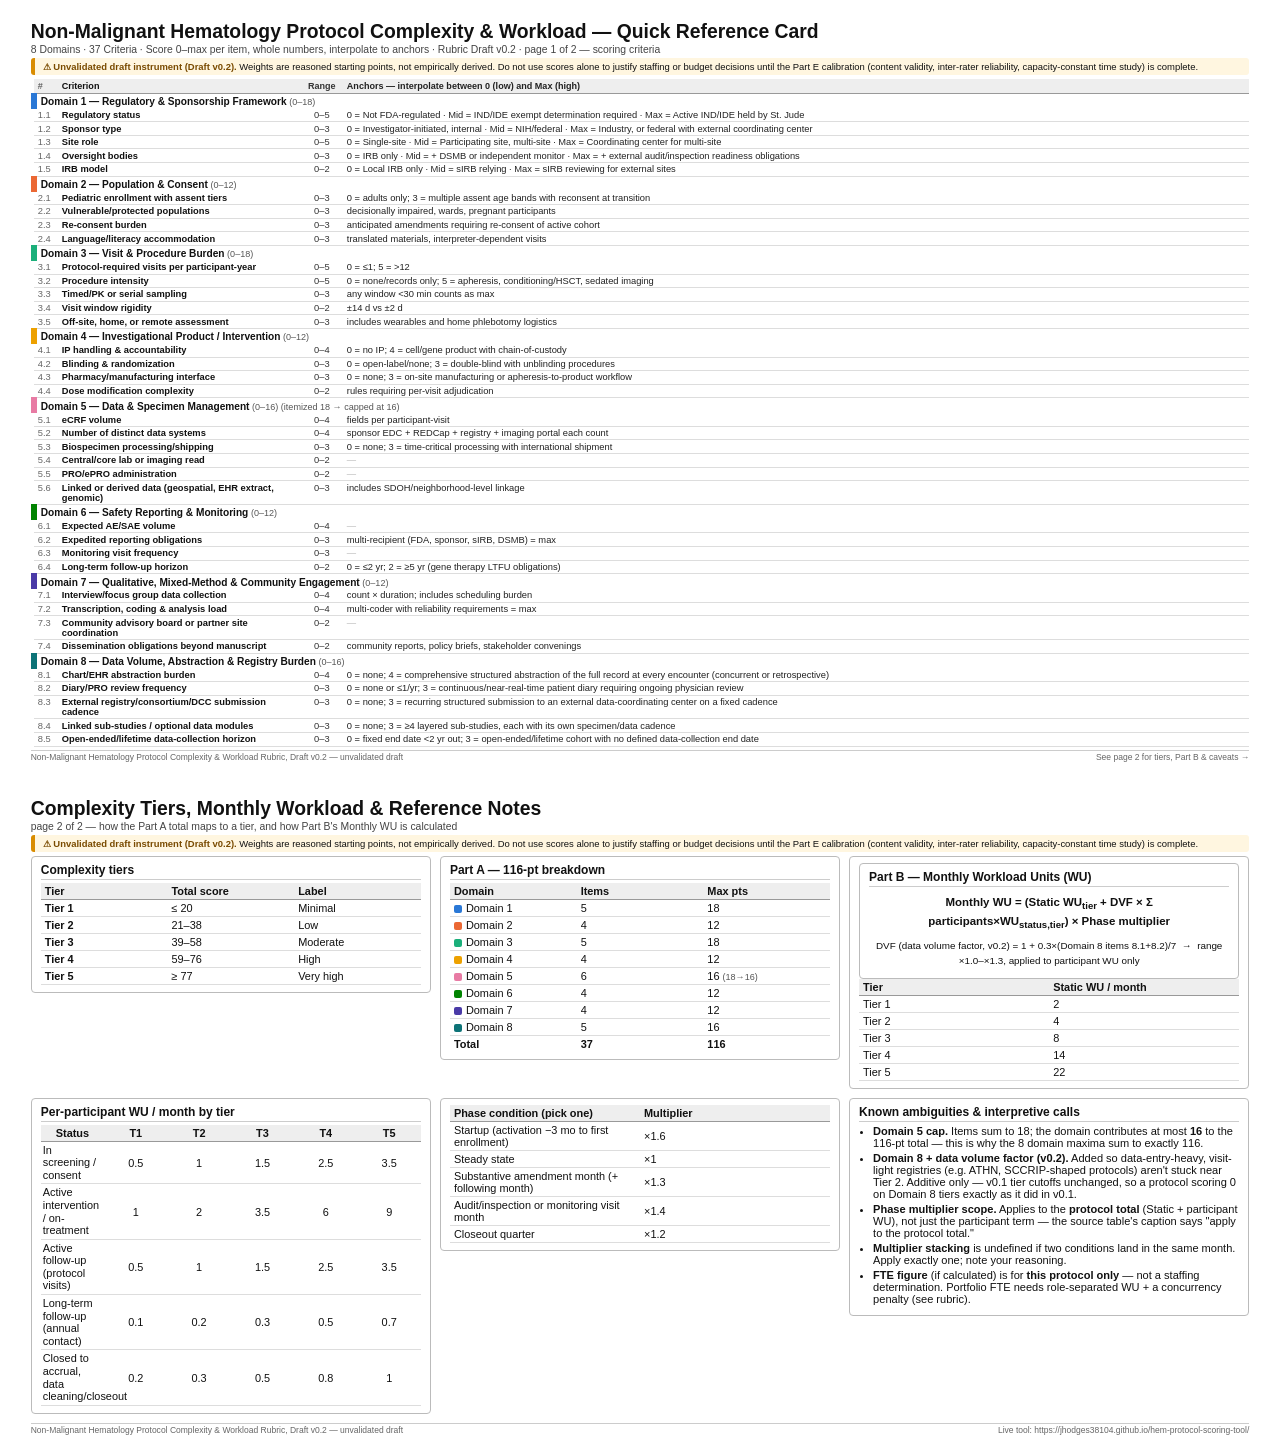
<file: docs/quick-reference-card.html>
<!DOCTYPE html>
<html lang="en">
<head>
<meta charset="UTF-8">
<title>HEM Protocol Complexity &amp; Workload — Quick Reference Card</title>
<style>

* { box-sizing: border-box; }
body { margin: 0; font-family: Arial, Helvetica, sans-serif; color: #111; -webkit-print-color-adjust: exact; print-color-adjust: exact; }
.page { padding: 0.22in 0.32in 0.15in; }
h1 { font-size: 14.5pt; margin: 0 0 1px; }
.subtitle { font-size: 7.8pt; color: #444; margin: 0 0 3px; }
.disclaimer { background: #fff6e0; border-left: 4px solid #d98c00; border-radius: 3px; padding: 3px 8px; font-size: 7.1pt; margin-bottom: 4px; line-height: 1.2; }
.disclaimer strong { color: #7a4b00; }

table { border-collapse: collapse; width: 100%; table-layout: fixed; }
.domtable { font-size: 7pt; margin-bottom: 3px; }
.domtable th { text-align: left; background: #eee; border-bottom: 1px solid #999; padding: 1.6px 4px; font-size: 6.8pt; }
.domtable td { padding: 1.3px 4px; border-bottom: 0.5px solid #ddd; vertical-align: top; }
.domtable .itemno { width: 24px; color: #666; white-space: nowrap; }
.domtable .itemlabel { width: 20%; font-weight: 600; }
.domtable .range { width: 42px; color: #333; white-space: nowrap; text-align: center; font-variant-numeric: tabular-nums; }
.domtable .anchors { color: #222; }
.domtable .nonote { color: #bbb; }
tr.domainhead td { padding: 2.4px 4px 1.6px; border-bottom: none; border-top: 1.5px solid #ccc; }
tr.domainhead { border-left: 6px solid; }
tr.domainhead strong { font-size: 7.6pt; }
.domainbar { display: none; }
.domainrange, .capnote { font-weight: 400; color: #555; font-size: 6.8pt; }

.boxrow { display: grid; grid-template-columns: repeat(3, 1fr); gap: 9px; align-items: start; margin-bottom: 9px; }
.boxrow.row1 { grid-template-columns: repeat(4, 1fr); }
.boxrow.row2 { grid-template-columns: 1.1fr 1.6fr 1fr; }
.box { border: 1px solid #bbb; border-radius: 4px; padding: 6px 9px 7px; font-size: 8.3pt; min-width: 0; }
.boxtitle { font-weight: 700; font-size: 9pt; margin-bottom: 3px; border-bottom: 1px solid #ccc; padding-bottom: 2px; }
.box ul, .box ol { margin: 3px 0 0; padding-left: 14px; }
.box li { margin-bottom: 3px; }

.tiertable, .summarytable, .wutable { font-size: 8.2pt; }
.tiertable th, .summarytable th, .wutable th { background: #eee; text-align: left; padding: 2px 4px; border-bottom: 1px solid #999; }
.tiertable td, .summarytable td, .wutable td { padding: 2px 4px; border-bottom: 0.5px solid #ddd; font-variant-numeric: tabular-nums; }
.tiertable .tiernum { font-weight: 700; }
.summarytable .totalrow td { font-weight: 700; border-top: 1px solid #999; border-bottom: none; }
.swatch { display: inline-block; width: 8px; height: 8px; border-radius: 2px; margin-right: 4px; vertical-align: middle; }
.participanttable { table-layout: fixed; }
.participanttable th, .participanttable td { text-align: center; padding: 2px 2px; }
.participanttable .statuslabel { text-align: left; width: 42%; line-height: 1.15; }

.formula { font-size: 8.6pt; text-align: center; padding: 4px 2px 2px; font-weight: 600; line-height: 1.5; }

.pagefooter { display: flex; justify-content: space-between; font-size: 6.4pt; color: #666; margin-top: 2px; border-top: 1px solid #ccc; padding-top: 1.5px; }

@page { size: letter landscape; margin: 0.25in; }
.pagebreak { page-break-after: always; break-after: page; }
</style>
</head>
<body>
<div class="page pagebreak">
  <h1>Non-Malignant Hematology Protocol Complexity &amp; Workload — Quick Reference Card</h1>
  <p class="subtitle">8 Domains · 37 Criteria · Score 0–max per item, whole numbers, interpolate to anchors · Rubric Draft v0.2 · page 1 of 2 — scoring criteria</p>
  <div class="disclaimer"><strong>⚠ Unvalidated draft instrument (Draft v0.2).</strong> Weights are reasoned starting points, not empirically derived. Do not use scores alone to justify staffing or budget decisions until the Part E calibration (content validity, inter-rater reliability, capacity-constant time study) is complete.</div>
  <table class="domtable"><thead><tr><th class="itemno">#</th><th class="itemlabel">Criterion</th><th class="range">Range</th><th class="anchors">Anchors — interpolate between 0 (low) and Max (high)</th></tr></thead><tbody>
<tr class="domainhead" style="border-left-color:#2a78d6"><td colspan="4"><span class="domainbar" style="background:#2a78d6"></span><strong>Domain 1 — Regulatory &amp; Sponsorship Framework</strong> <span class="domainrange">(0–18)</span></td></tr><tr><td class="itemno">1.1</td><td class="itemlabel">Regulatory status</td><td class="range">0–5</td><td class="anchors">0 = Not FDA-regulated · Mid = IND/IDE exempt determination required · Max = Active IND/IDE held by St. Jude</td></tr>
<tr><td class="itemno">1.2</td><td class="itemlabel">Sponsor type</td><td class="range">0–3</td><td class="anchors">0 = Investigator-initiated, internal · Mid = NIH/federal · Max = Industry, or federal with external coordinating center</td></tr>
<tr><td class="itemno">1.3</td><td class="itemlabel">Site role</td><td class="range">0–5</td><td class="anchors">0 = Single-site · Mid = Participating site, multi-site · Max = Coordinating center for multi-site</td></tr>
<tr><td class="itemno">1.4</td><td class="itemlabel">Oversight bodies</td><td class="range">0–3</td><td class="anchors">0 = IRB only · Mid = + DSMB or independent monitor · Max = + external audit/inspection readiness obligations</td></tr>
<tr><td class="itemno">1.5</td><td class="itemlabel">IRB model</td><td class="range">0–2</td><td class="anchors">0 = Local IRB only · Mid = sIRB relying · Max = sIRB reviewing for external sites</td></tr>
<tr class="domainhead" style="border-left-color:#eb6834"><td colspan="4"><span class="domainbar" style="background:#eb6834"></span><strong>Domain 2 — Population &amp; Consent</strong> <span class="domainrange">(0–12)</span></td></tr><tr><td class="itemno">2.1</td><td class="itemlabel">Pediatric enrollment with assent tiers</td><td class="range">0–3</td><td class="anchors">0 = adults only; 3 = multiple assent age bands with reconsent at transition</td></tr>
<tr><td class="itemno">2.2</td><td class="itemlabel">Vulnerable/protected populations</td><td class="range">0–3</td><td class="anchors">decisionally impaired, wards, pregnant participants</td></tr>
<tr><td class="itemno">2.3</td><td class="itemlabel">Re-consent burden</td><td class="range">0–3</td><td class="anchors">anticipated amendments requiring re-consent of active cohort</td></tr>
<tr><td class="itemno">2.4</td><td class="itemlabel">Language/literacy accommodation</td><td class="range">0–3</td><td class="anchors">translated materials, interpreter-dependent visits</td></tr>
<tr class="domainhead" style="border-left-color:#1baf7a"><td colspan="4"><span class="domainbar" style="background:#1baf7a"></span><strong>Domain 3 — Visit &amp; Procedure Burden</strong> <span class="domainrange">(0–18)</span></td></tr><tr><td class="itemno">3.1</td><td class="itemlabel">Protocol-required visits per participant-year</td><td class="range">0–5</td><td class="anchors">0 = ≤1; 5 = &gt;12</td></tr>
<tr><td class="itemno">3.2</td><td class="itemlabel">Procedure intensity</td><td class="range">0–5</td><td class="anchors">0 = none/records only; 5 = apheresis, conditioning/HSCT, sedated imaging</td></tr>
<tr><td class="itemno">3.3</td><td class="itemlabel">Timed/PK or serial sampling</td><td class="range">0–3</td><td class="anchors">any window &lt;30 min counts as max</td></tr>
<tr><td class="itemno">3.4</td><td class="itemlabel">Visit window rigidity</td><td class="range">0–2</td><td class="anchors">±14 d vs ±2 d</td></tr>
<tr><td class="itemno">3.5</td><td class="itemlabel">Off-site, home, or remote assessment</td><td class="range">0–3</td><td class="anchors">includes wearables and home phlebotomy logistics</td></tr>
<tr class="domainhead" style="border-left-color:#eda100"><td colspan="4"><span class="domainbar" style="background:#eda100"></span><strong>Domain 4 — Investigational Product / Intervention</strong> <span class="domainrange">(0–12)</span></td></tr><tr><td class="itemno">4.1</td><td class="itemlabel">IP handling &amp; accountability</td><td class="range">0–4</td><td class="anchors">0 = no IP; 4 = cell/gene product with chain-of-custody</td></tr>
<tr><td class="itemno">4.2</td><td class="itemlabel">Blinding &amp; randomization</td><td class="range">0–3</td><td class="anchors">0 = open-label/none; 3 = double-blind with unblinding procedures</td></tr>
<tr><td class="itemno">4.3</td><td class="itemlabel">Pharmacy/manufacturing interface</td><td class="range">0–3</td><td class="anchors">0 = none; 3 = on-site manufacturing or apheresis-to-product workflow</td></tr>
<tr><td class="itemno">4.4</td><td class="itemlabel">Dose modification complexity</td><td class="range">0–2</td><td class="anchors">rules requiring per-visit adjudication</td></tr>
<tr class="domainhead" style="border-left-color:#e87ba4"><td colspan="4"><span class="domainbar" style="background:#e87ba4"></span><strong>Domain 5 — Data &amp; Specimen Management</strong> <span class="domainrange">(0–16)</span> <span class="capnote">(itemized 18 → capped at 16)</span></td></tr><tr><td class="itemno">5.1</td><td class="itemlabel">eCRF volume</td><td class="range">0–4</td><td class="anchors">fields per participant-visit</td></tr>
<tr><td class="itemno">5.2</td><td class="itemlabel">Number of distinct data systems</td><td class="range">0–4</td><td class="anchors">sponsor EDC + REDCap + registry + imaging portal each count</td></tr>
<tr><td class="itemno">5.3</td><td class="itemlabel">Biospecimen processing/shipping</td><td class="range">0–3</td><td class="anchors">0 = none; 3 = time-critical processing with international shipment</td></tr>
<tr><td class="itemno">5.4</td><td class="itemlabel">Central/core lab or imaging read</td><td class="range">0–2</td><td class="anchors"><span class="nonote">—</span></td></tr>
<tr><td class="itemno">5.5</td><td class="itemlabel">PRO/ePRO administration</td><td class="range">0–2</td><td class="anchors"><span class="nonote">—</span></td></tr>
<tr><td class="itemno">5.6</td><td class="itemlabel">Linked or derived data (geospatial, EHR extract, genomic)</td><td class="range">0–3</td><td class="anchors">includes SDOH/neighborhood-level linkage</td></tr>
<tr class="domainhead" style="border-left-color:#008300"><td colspan="4"><span class="domainbar" style="background:#008300"></span><strong>Domain 6 — Safety Reporting &amp; Monitoring</strong> <span class="domainrange">(0–12)</span></td></tr><tr><td class="itemno">6.1</td><td class="itemlabel">Expected AE/SAE volume</td><td class="range">0–4</td><td class="anchors"><span class="nonote">—</span></td></tr>
<tr><td class="itemno">6.2</td><td class="itemlabel">Expedited reporting obligations</td><td class="range">0–3</td><td class="anchors">multi-recipient (FDA, sponsor, sIRB, DSMB) = max</td></tr>
<tr><td class="itemno">6.3</td><td class="itemlabel">Monitoring visit frequency</td><td class="range">0–3</td><td class="anchors"><span class="nonote">—</span></td></tr>
<tr><td class="itemno">6.4</td><td class="itemlabel">Long-term follow-up horizon</td><td class="range">0–2</td><td class="anchors">0 = ≤2 yr; 2 = ≥5 yr (gene therapy LTFU obligations)</td></tr>
<tr class="domainhead" style="border-left-color:#4a3aa7"><td colspan="4"><span class="domainbar" style="background:#4a3aa7"></span><strong>Domain 7 — Qualitative, Mixed-Method &amp; Community Engagement</strong> <span class="domainrange">(0–12)</span></td></tr><tr><td class="itemno">7.1</td><td class="itemlabel">Interview/focus group data collection</td><td class="range">0–4</td><td class="anchors">count × duration; includes scheduling burden</td></tr>
<tr><td class="itemno">7.2</td><td class="itemlabel">Transcription, coding &amp; analysis load</td><td class="range">0–4</td><td class="anchors">multi-coder with reliability requirements = max</td></tr>
<tr><td class="itemno">7.3</td><td class="itemlabel">Community advisory board or partner site coordination</td><td class="range">0–2</td><td class="anchors"><span class="nonote">—</span></td></tr>
<tr><td class="itemno">7.4</td><td class="itemlabel">Dissemination obligations beyond manuscript</td><td class="range">0–2</td><td class="anchors">community reports, policy briefs, stakeholder convenings</td></tr>
<tr class="domainhead" style="border-left-color:#0d7377"><td colspan="4"><span class="domainbar" style="background:#0d7377"></span><strong>Domain 8 — Data Volume, Abstraction &amp; Registry Burden</strong> <span class="domainrange">(0–16)</span></td></tr><tr><td class="itemno">8.1</td><td class="itemlabel">Chart/EHR abstraction burden</td><td class="range">0–4</td><td class="anchors">0 = none; 4 = comprehensive structured abstraction of the full record at every encounter (concurrent or retrospective)</td></tr>
<tr><td class="itemno">8.2</td><td class="itemlabel">Diary/PRO review frequency</td><td class="range">0–3</td><td class="anchors">0 = none or ≤1/yr; 3 = continuous/near-real-time patient diary requiring ongoing physician review</td></tr>
<tr><td class="itemno">8.3</td><td class="itemlabel">External registry/consortium/DCC submission cadence</td><td class="range">0–3</td><td class="anchors">0 = none; 3 = recurring structured submission to an external data-coordinating center on a fixed cadence</td></tr>
<tr><td class="itemno">8.4</td><td class="itemlabel">Linked sub-studies / optional data modules</td><td class="range">0–3</td><td class="anchors">0 = none; 3 = ≥4 layered sub-studies, each with its own specimen/data cadence</td></tr>
<tr><td class="itemno">8.5</td><td class="itemlabel">Open-ended/lifetime data-collection horizon</td><td class="range">0–3</td><td class="anchors">0 = fixed end date &lt;2 yr out; 3 = open-ended/lifetime cohort with no defined data-collection end date</td></tr>
</tbody></table>
  <div class="pagefooter">
    <span>Non-Malignant Hematology Protocol Complexity &amp; Workload Rubric, Draft v0.2 — unvalidated draft</span>
    <span>See page 2 for tiers, Part B &amp; caveats →</span>
  </div>
</div>

<div class="page">
  <h1>Complexity Tiers, Monthly Workload &amp; Reference Notes</h1>
  <p class="subtitle">page 2 of 2 — how the Part A total maps to a tier, and how Part B's Monthly WU is calculated</p>
  <div class="disclaimer"><strong>⚠ Unvalidated draft instrument (Draft v0.2).</strong> Weights are reasoned starting points, not empirically derived. Do not use scores alone to justify staffing or budget decisions until the Part E calibration (content validity, inter-rater reliability, capacity-constant time study) is complete.</div>
  <div class="boxrow">
    <div class="box">
      <div class="boxtitle">Complexity tiers</div>
      <table class="tiertable"><thead><tr><th>Tier</th><th>Total score</th><th>Label</th></tr></thead><tbody><tr><td class="tiernum">Tier 1</td><td>≤ 20</td><td>Minimal</td></tr><tr><td class="tiernum">Tier 2</td><td>21–38</td><td>Low</td></tr><tr><td class="tiernum">Tier 3</td><td>39–58</td><td>Moderate</td></tr><tr><td class="tiernum">Tier 4</td><td>59–76</td><td>High</td></tr><tr><td class="tiernum">Tier 5</td><td>≥ 77</td><td>Very high</td></tr></tbody></table>
    </div>
    <div class="box">
      <div class="boxtitle">Part A — 116-pt breakdown</div>
      <table class="summarytable"><thead><tr><th>Domain</th><th>Items</th><th>Max pts</th></tr></thead><tbody><tr><td><span class="swatch" style="background:#2a78d6"></span>Domain 1</td><td>5</td><td>18</td></tr><tr><td><span class="swatch" style="background:#eb6834"></span>Domain 2</td><td>4</td><td>12</td></tr><tr><td><span class="swatch" style="background:#1baf7a"></span>Domain 3</td><td>5</td><td>18</td></tr><tr><td><span class="swatch" style="background:#eda100"></span>Domain 4</td><td>4</td><td>12</td></tr><tr><td><span class="swatch" style="background:#e87ba4"></span>Domain 5</td><td>6</td><td>16 <span class="capnote">(18→16)</span></td></tr><tr><td><span class="swatch" style="background:#008300"></span>Domain 6</td><td>4</td><td>12</td></tr><tr><td><span class="swatch" style="background:#4a3aa7"></span>Domain 7</td><td>4</td><td>12</td></tr><tr><td><span class="swatch" style="background:#0d7377"></span>Domain 8</td><td>5</td><td>16</td></tr><tr class="totalrow"><td>Total</td><td>37</td><td>116</td></tr></tbody></table>
    </div>
    <div class="box">
      
<div class="box formulabox">
  <div class="boxtitle">Part B — Monthly Workload Units (WU)</div>
  <div class="formula">Monthly WU&nbsp;=&nbsp;(Static WU<sub>tier</sub>&nbsp;+&nbsp;DVF&nbsp;&times;&nbsp;&Sigma; participants&times;WU<sub>status,tier</sub>)&nbsp;&times;&nbsp;Phase multiplier</div>
  <div class="formula" style="font-size:7.4pt;font-weight:400;">DVF (data volume factor, v0.2) = 1 + 0.3&times;(Domain 8 items 8.1+8.2)/7 &nbsp;→&nbsp; range &times;1.0–&times;1.3, applied to participant WU only</div>
</div>

      <table class="wutable"><thead><tr><th>Tier</th><th>Static WU / month</th></tr></thead><tbody><tr><td>Tier 1</td><td>2</td></tr><tr><td>Tier 2</td><td>4</td></tr><tr><td>Tier 3</td><td>8</td></tr><tr><td>Tier 4</td><td>14</td></tr><tr><td>Tier 5</td><td>22</td></tr></tbody></table>
    </div>
    <div class="box">
      <div class="boxtitle">Per-participant WU / month by tier</div>
      <table class="wutable participanttable"><thead><tr><th>Status</th><th>T1</th><th>T2</th><th>T3</th><th>T4</th><th>T5</th></tr></thead><tbody><tr><td class="statuslabel">In screening / consent</td><td>0.5</td><td>1</td><td>1.5</td><td>2.5</td><td>3.5</td></tr><tr><td class="statuslabel">Active intervention / on-treatment</td><td>1</td><td>2</td><td>3.5</td><td>6</td><td>9</td></tr><tr><td class="statuslabel">Active follow-up (protocol visits)</td><td>0.5</td><td>1</td><td>1.5</td><td>2.5</td><td>3.5</td></tr><tr><td class="statuslabel">Long-term follow-up (annual contact)</td><td>0.1</td><td>0.2</td><td>0.3</td><td>0.5</td><td>0.7</td></tr><tr><td class="statuslabel">Closed to accrual, data cleaning/closeout</td><td>0.2</td><td>0.3</td><td>0.5</td><td>0.8</td><td>1</td></tr></tbody></table>
    </div>
    <div class="box">
      <table class="wutable"><thead><tr><th>Phase condition (pick one)</th><th>Multiplier</th></tr></thead><tbody><tr><td>Startup (activation −3 mo to first enrollment)</td><td>×1.6</td></tr><tr><td>Steady state</td><td>×1</td></tr><tr><td>Substantive amendment month (+ following month)</td><td>×1.3</td></tr><tr><td>Audit/inspection or monitoring visit month</td><td>×1.4</td></tr><tr><td>Closeout quarter</td><td>×1.2</td></tr></tbody></table>
    </div>
    
<div class="box caveatsbox">
  <div class="boxtitle">Known ambiguities &amp; interpretive calls</div>
  <ul>
    <li><strong>Domain 5 cap.</strong> Items sum to 18; the domain contributes at most <strong>16</strong> to the 116-pt total — this is why the 8 domain maxima sum to exactly 116.</li>
    <li><strong>Domain 8 + data volume factor (v0.2).</strong> Added so data-entry-heavy, visit-light registries (e.g. ATHN, SCCRIP-shaped protocols) aren't stuck near Tier 2. Additive only — v0.1 tier cutoffs unchanged, so a protocol scoring 0 on Domain 8 tiers exactly as it did in v0.1.</li>
    <li><strong>Phase multiplier scope.</strong> Applies to the <strong>protocol total</strong> (Static + participant WU), not just the participant term — the source table's caption says "apply to the protocol total."</li>
    <li><strong>Multiplier stacking</strong> is undefined if two conditions land in the same month. Apply exactly one; note your reasoning.</li>
    <li><strong>FTE figure</strong> (if calculated) is for <strong>this protocol only</strong> — not a staffing determination. Portfolio FTE needs role-separated WU + a concurrency penalty (see rubric).</li>
  </ul>
</div>

  </div>
  <div class="pagefooter">
    <span>Non-Malignant Hematology Protocol Complexity &amp; Workload Rubric, Draft v0.2 — unvalidated draft</span>
    <span>Live tool: https://jhodges38104.github.io/hem-protocol-scoring-tool/</span>
  </div>
</div>
</body>
</html>
</file>
<file: styles.css>
/* HEM Protocol Complexity & Workload Tool — styles
   Tier-swatch colors use a validated ordinal color ramp; general chrome/ink
   tokens are a neutral light/dark palette. See CLAUDE.md for repo context. */

:root {
  color-scheme: light;
  --surface-1: #fcfcfb;
  --surface-2: #ffffff;
  --page-bg: #f9f9f7;
  --ink-primary: #0b0b0b;
  --ink-secondary: #52514e;
  /* 4.5:1 on every surface above. .item-anchor carries the scoring anchors a
     rater reads to pick a number, at 12.5px, so this token has to clear AA:
     it was #898781 (3.50:1) on screen while @media print already used this
     value. The palettes agree now; invariants section 12 holds them there. */
  --ink-muted: #6b6a65;
  --gridline: #e1e0d9;
  --border: rgba(11, 11, 11, 0.10);
  --status-warning: #fab219;
  --status-warning-wash: rgba(250, 178, 25, 0.14);

  --tier-1: #86b6ef;
  --tier-2: #5598e7;
  --tier-3: #2a78d6;
  --tier-4: #1c5cab;
  --tier-5: #104281;
}

@media (prefers-color-scheme: dark) {
  :root {
    color-scheme: dark;
    --surface-1: #1a1a19;
    --surface-2: #202020;
    --page-bg: #0d0d0d;
    --ink-primary: #ffffff;
    --ink-secondary: #c3c2b7;
    --ink-muted: #898781;
    --gridline: #2c2c2a;
    --border: rgba(255, 255, 255, 0.10);
    --status-warning-wash: rgba(250, 178, 25, 0.10);

    --tier-1: #184f95;
    --tier-2: #256abf;
    --tier-3: #3987e5;
    --tier-4: #6da7ec;
    --tier-5: #9ec5f4;
  }
}

* { box-sizing: border-box; }

body {
  margin: 0;
  background: var(--page-bg);
  color: var(--ink-primary);
  font-family: system-ui, -apple-system, "Segoe UI", sans-serif;
  line-height: 1.45;
}

.page { max-width: 1280px; margin: 0 auto; padding: 24px 20px 60px; }

h1, h2, h3 { line-height: 1.2; font-weight: 650; }
h1 { font-size: 1.5rem; margin: 0 0 6px; }
h2 { font-size: 1.15rem; margin: 0 0 10px; }
h3 { font-size: 1rem; margin: 18px 0 8px; }
.muted { color: var(--ink-muted); font-weight: 400; font-size: 0.85em; }

.app-header { padding: 4px 4px 16px; }
.rubric-version { margin: 0; color: var(--ink-secondary); font-size: 0.9rem; }

.disclaimer {
  display: flex;
  gap: 10px;
  align-items: flex-start;
  background: var(--status-warning-wash);
  border-left: 4px solid var(--status-warning);
  border-radius: 6px;
  padding: 12px 14px;
  margin: 0 4px 16px;
  font-size: 0.92rem;
  color: var(--ink-primary);
}
.disclaimer-icon { color: var(--status-warning); font-size: 1.1rem; line-height: 1.3; }
.disclaimer strong { display: inline; }

.banner {
  margin: 0 4px 16px;
  padding: 10px 14px;
  border-radius: 6px;
  font-size: 0.9rem;
}
.banner-info { background: var(--surface-2); border: 1px solid var(--border); color: var(--ink-secondary); }
/* Used when a restored autosave predates the current schema — see showRestoreBanner(). */
.banner-warn { background: var(--status-warning-wash); border: 1px solid var(--status-warning); color: var(--ink-primary); }
.link-btn {
  background: none; border: none; padding: 0; margin: 0;
  color: inherit; text-decoration: underline; cursor: pointer; font: inherit;
}

.layout { display: grid; grid-template-columns: minmax(0, 1.15fr) minmax(0, 0.85fr); gap: 20px; align-items: start; }
@media (max-width: 900px) { .layout { grid-template-columns: 1fr; } }

.card {
  background: var(--surface-1);
  border: 1px solid var(--border);
  border-radius: 10px;
  padding: 18px 20px;
  margin-bottom: 16px;
}

.results-col { position: sticky; top: 16px; }
@media (max-width: 900px) { .results-col { position: static; } }

.section-help { color: var(--ink-secondary); font-size: 0.86rem; margin: 4px 0 12px; }
.section-help.warn { color: var(--ink-primary); background: var(--status-warning-wash); border-radius: 6px; padding: 8px 10px; }

.field-grid { display: grid; grid-template-columns: repeat(auto-fit, minmax(220px, 1fr)); gap: 12px 16px; margin-bottom: 10px; }
.field { display: flex; flex-direction: column; gap: 4px; }
.field-full { grid-column: 1 / -1; }
label { font-size: 0.85rem; color: var(--ink-secondary); }

input[type="text"], input[type="date"], input[type="number"], select, textarea {
  font: inherit;
  color: var(--ink-primary);
  background: var(--surface-2);
  border: 1px solid var(--border);
  border-radius: 6px;
  padding: 7px 9px;
  width: 100%;
}
textarea { resize: vertical; }
input[type="number"] { font-variant-numeric: tabular-nums; }

/* Part A domains */
.domain { border-top: 1px solid var(--gridline); padding-top: 12px; margin-top: 12px; }
.domain:first-child { border-top: none; margin-top: 0; padding-top: 0; }
.domain-head { display: flex; flex-wrap: wrap; justify-content: space-between; align-items: baseline; gap: 8px; }
.domain-head h3 { margin: 0; }
.domain-subtotal { font-size: 0.88rem; color: var(--ink-secondary); font-variant-numeric: tabular-nums; }

.item-row {
  display: grid;
  grid-template-columns: minmax(0, 1fr) 110px;
  gap: 10px;
  align-items: center;
  padding: 8px 0;
  border-top: 1px dashed var(--gridline);
}
.item-row:first-child { border-top: none; }
.item-main { display: flex; flex-direction: column; gap: 2px; }
.item-main label { color: var(--ink-primary); font-size: 0.92rem; }
.item-anchor { color: var(--ink-muted); font-size: 0.78rem; }
.item-input { display: flex; align-items: center; gap: 6px; justify-self: end; }
.item-input input { width: 68px; text-align: right; }
.item-max { color: var(--ink-muted); font-size: 0.85rem; white-space: nowrap; }

/* Part B */
.tier-readout { margin: 4px 0 14px; font-size: 0.95rem; }
.status-grid { display: grid; grid-template-columns: repeat(auto-fit, minmax(240px, 1fr)); gap: 10px 16px; margin-bottom: 14px; }
.status-grid input { width: 100%; }

.fte-readout p { margin: 6px 0; }

/* Tier swatch + badge */
.tier-badge { display: inline-flex; align-items: center; font-weight: 600; }
.swatch { display: inline-block; width: 12px; height: 12px; border-radius: 3px; margin-right: 7px; border: 1px solid var(--border); flex: none; }
.tier-1 { background: var(--tier-1); }
.tier-2 { background: var(--tier-2); }
.tier-3 { background: var(--tier-3); }
.tier-4 { background: var(--tier-4); }
.tier-5 { background: var(--tier-5); }

/* Actions */
.actions-row { display: flex; flex-wrap: wrap; gap: 10px; margin-bottom: 8px; }
.btn {
  font: inherit;
  cursor: pointer;
  padding: 9px 14px;
  border-radius: 7px;
  border: 1px solid var(--border);
  background: var(--surface-2);
  color: var(--ink-primary);
}
.btn:hover { border-color: var(--ink-muted); }
.btn-primary { background: var(--tier-3); color: #ffffff; border-color: var(--tier-3); }
.btn-danger { color: #b3261e; }
.btn-armed { background: #b3261e; color: #fff; border-color: #b3261e; }
.error-text { color: #b3261e; font-size: 0.86rem; margin: 6px 0; }

/* Report / results panel — always visible on screen, and is the print source */
.report h2 { margin-top: 0; }
.report h3 { border-top: 1px solid var(--gridline); padding-top: 12px; }

.meta-table { width: 100%; border-collapse: collapse; margin-bottom: 14px; font-size: 0.9rem; }
.meta-table th { text-align: left; color: var(--ink-secondary); font-weight: 500; padding: 3px 10px 3px 0; white-space: nowrap; vertical-align: top; }
.meta-table td { padding: 3px 0; }

.summary-tiles { display: flex; flex-wrap: wrap; gap: 10px; margin: 12px 0 18px; }
.tile {
  flex: 1 1 130px;
  background: var(--surface-2);
  border: 1px solid var(--border);
  border-radius: 8px;
  padding: 10px 12px;
}
.tile-label { font-size: 0.78rem; color: var(--ink-secondary); margin-bottom: 4px; }
.tile-value { font-size: 1.3rem; font-weight: 650; font-variant-numeric: tabular-nums; }
.tile-max { font-size: 0.75rem; font-weight: 400; color: var(--ink-muted); }

.domain-table, .wu-table { width: 100%; border-collapse: collapse; margin-bottom: 12px; font-size: 0.88rem; page-break-inside: avoid; break-inside: avoid; }
.domain-table caption { text-align: left; font-weight: 600; padding-bottom: 4px; }
.domain-table th, .wu-table th { text-align: left; border-bottom: 1px solid var(--gridline); padding: 4px 6px; color: var(--ink-secondary); font-weight: 500; }
.domain-table td, .wu-table td { padding: 4px 6px; border-bottom: 1px dashed var(--gridline); }
.domain-table td.num, .wu-table td.num { text-align: right; font-variant-numeric: tabular-nums; white-space: nowrap; }
.subtotal-row td, .total-row td { border-bottom: none; border-top: 1px solid var(--gridline); font-weight: 600; }

.total-row-block { font-size: 1rem; margin: 6px 0 20px; }
.notes-block { white-space: pre-wrap; }

.report-footer { border-top: 1px solid var(--gridline); padding-top: 10px; margin-top: 8px; }
.report-footer p { color: var(--ink-secondary); font-size: 0.82rem; }
.generated-at { color: var(--ink-muted) !important; }

.app-footer { padding: 8px 4px 0; }
.app-footer p { color: var(--ink-muted); font-size: 0.8rem; }
.app-footer a { color: var(--ink-secondary); }

/* ── Print ───────────────────────────────────────────────────────────── */
@media print {
  * { -webkit-print-color-adjust: exact; print-color-adjust: exact; }
  :root {
    color-scheme: light;
    --tier-1: #86b6ef; --tier-2: #5598e7; --tier-3: #2a78d6; --tier-4: #1c5cab; --tier-5: #104281;
    --surface-1: #ffffff; --surface-2: #ffffff; --page-bg: #ffffff;
    --ink-primary: #0b0b0b; --ink-secondary: #3a3a38; --ink-muted: #6b6a65;
  }
  body { background: #fff; }
  .no-print { display: none !important; }
  .page { max-width: none; padding: 0; }
  .layout { display: block; }
  .results-col { position: static; }
  .card { border: none; border-radius: 0; padding: 0; margin: 0; }
  .app-header { padding: 0 0 10px; }
  .disclaimer { margin: 0 0 12px; }
  @page { margin: 0.7in; }
}
</file>
